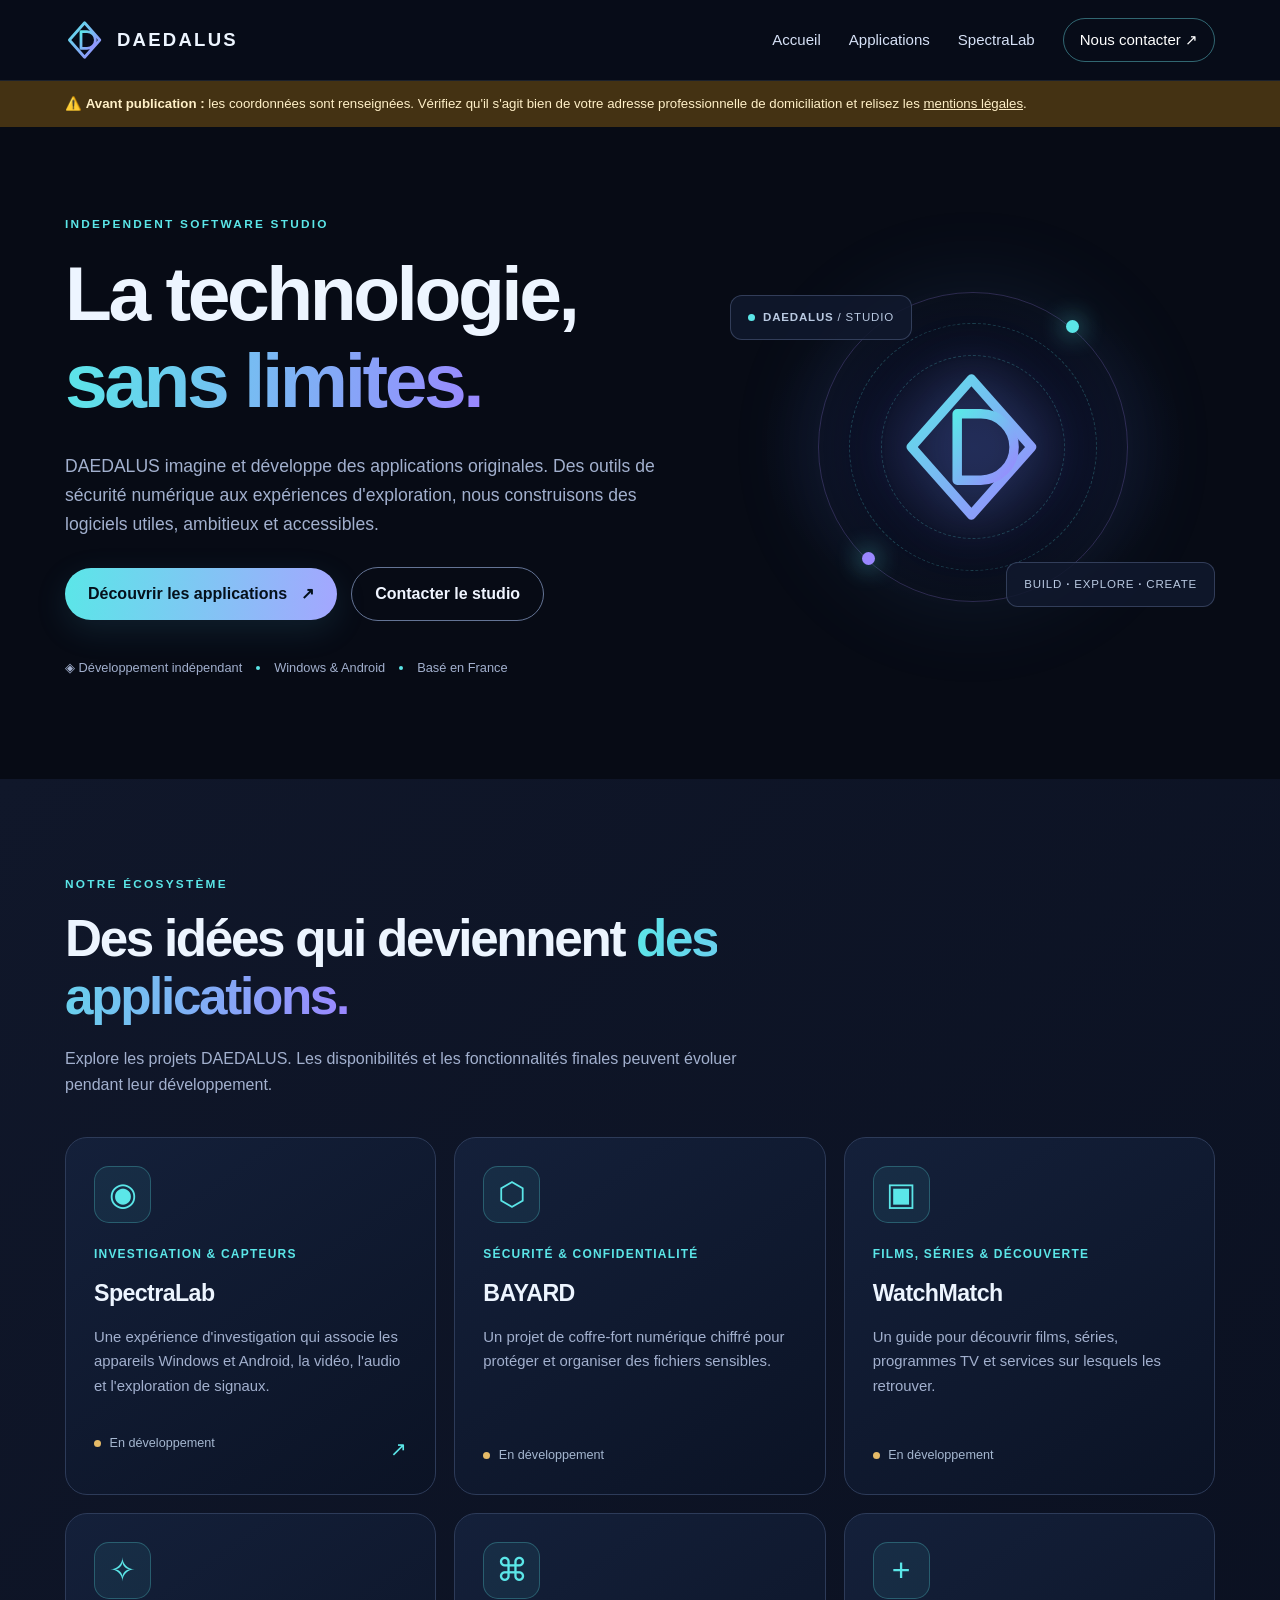
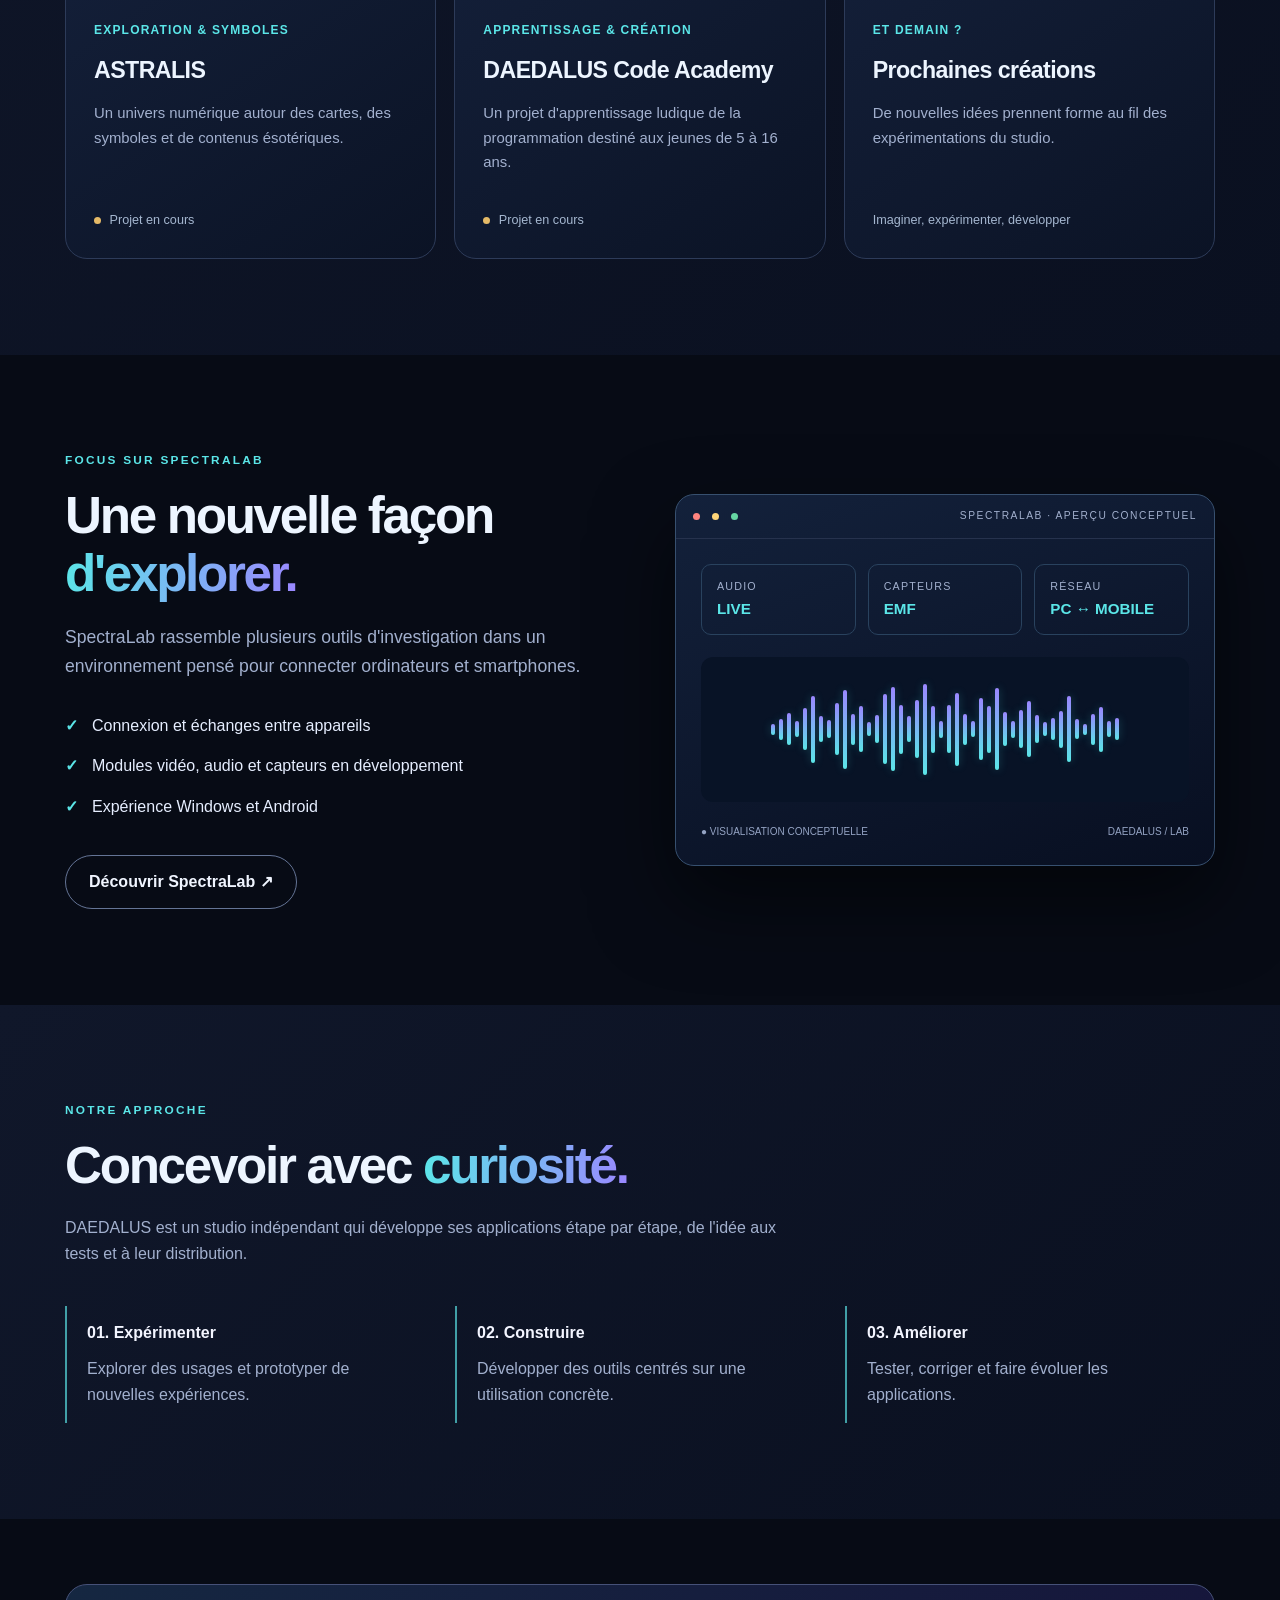
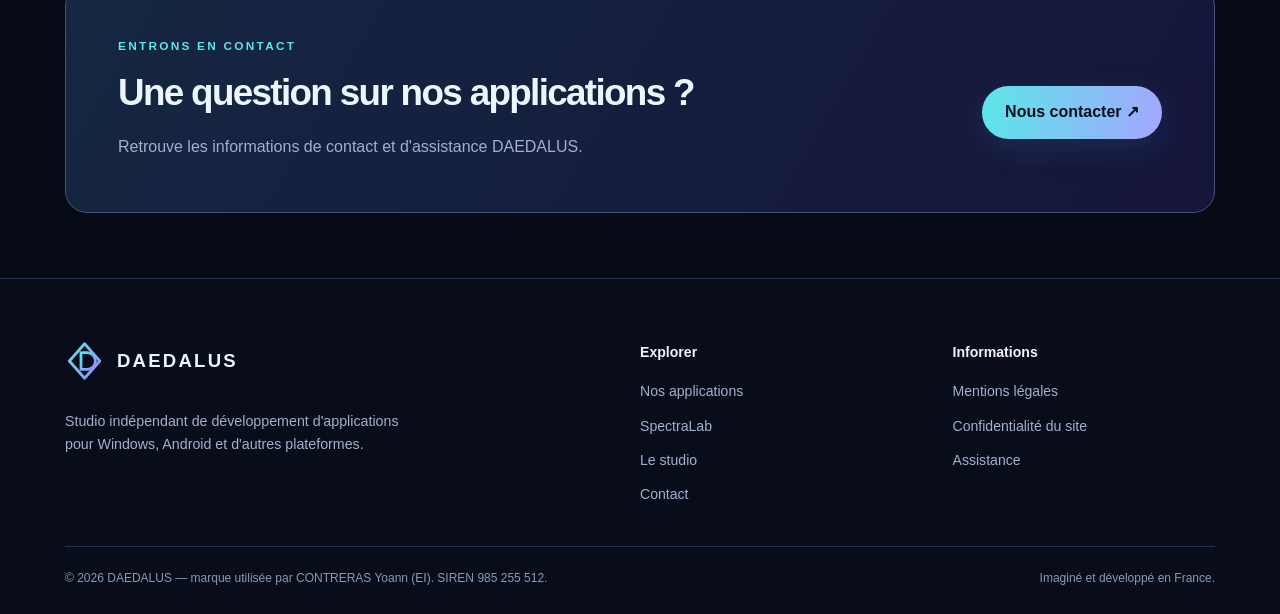
<file: index.html>
<!doctype html>
<html lang="fr">
<head>
  <meta charset="utf-8"><meta name="viewport" content="width=device-width, initial-scale=1">
  <meta name="theme-color" content="#070b15"><meta name="description" content="DAEDALUS développe SpectraLab, BAYARD, WatchMatch, ASTRALIS et Code Academy pour Windows et Android.">
  <meta property="og:type" content="website"><meta property="og:title" content="Studio d’applications indépendant — DAEDALUS"><meta property="og:description" content="DAEDALUS développe SpectraLab, BAYARD, WatchMatch, ASTRALIS et Code Academy pour Windows et Android.">
  <title>Studio d’applications indépendant — DAEDALUS</title>
  <link rel="icon" type="image/svg+xml" href="assets/favicon.svg">
  <link rel="stylesheet" href="assets/styles.css">
  <script src="config.js" defer></script><script src="assets/site.js" defer></script>
</head>
<body>
<a class="skip" href="#main">Aller au contenu</a>
<header><div class="container nav"><a class="logo" href="index.html" aria-label="DAEDALUS, accueil"><svg class="logo-icon" viewBox="0 0 100 100" aria-hidden="true"><defs><linearGradient id="daedalusGradient" x1="0" x2="1" y1="0" y2="1"><stop stop-color="#5be6e8"/><stop offset="1" stop-color="#9a87ff"/></linearGradient></defs><path fill="none" stroke="url(#daedalusGradient)" stroke-width="7" stroke-linejoin="round" d="M49 7 87 50 49 93 11 50Z"/><path fill="none" stroke="url(#daedalusGradient)" stroke-width="7" stroke-linejoin="round" d="M40 29h15a21 21 0 0 1 0 42H40V29Z"/></svg><span>DAEDALUS</span></a><nav class="nav-links" aria-label="Navigation principale"><a href="index.html" aria-current="page" >Accueil</a><a href="index.html#applications" >Applications</a><a href="spectralab.html" >SpectraLab</a><a class="nav-cta" href="contact.html">Nous contacter ↗</a></nav><button class="menu-toggle" type="button" aria-expanded="false" aria-label="Ouvrir le menu" data-menu-button>☰ Menu</button></div><nav class="mobile-nav" data-mobile-menu hidden aria-label="Navigation mobile"><a href="index.html">Accueil</a><a href="index.html#applications">Applications</a><a href="spectralab.html">SpectraLab</a><a href="contact.html">Contact</a></nav></header>
<div class="draft-notice"><div class="container">⚠️ <strong>Avant publication :</strong> les coordonnées sont renseignées. Vérifiez qu'il s'agit bien de votre adresse professionnelle de domiciliation et relisez les <a href="mentions-legales.html">mentions légales</a>.</div></div>
<main id="main">
<div class="container"><section class="hero"><div><div class="eyebrow">Independent software studio</div><h1>La technologie,<br><span class="gradient">sans limites.</span></h1><p class="lead">DAEDALUS imagine et développe des applications originales. Des outils de sécurité numérique aux expériences d'exploration, nous construisons des logiciels utiles, ambitieux et accessibles.</p><div class="actions"><a class="btn" href="#applications">Découvrir les applications <span aria-hidden="true">↗</span></a><a class="btn btn-outline" href="contact.html">Contacter le studio</a></div><div class="trustline"><span>◈ Développement indépendant</span><i></i><span>Windows & Android</span><i></i><span>Basé en France</span></div></div><div class="hero-art"><div class="orbit"><span class="orbit-dot one"></span><span class="orbit-dot two"></span><svg class="hero-logo" viewBox="0 0 100 100" aria-hidden="true"><defs><linearGradient id="bigGradient" x1="0" x2="1" y1="0" y2="1"><stop stop-color="#5be6e8"/><stop offset="1" stop-color="#9a87ff"/></linearGradient></defs><path fill="none" stroke="url(#bigGradient)" stroke-width="6" stroke-linejoin="round" d="M49 7 87 50 49 93 11 50Z"/><path fill="none" stroke="url(#bigGradient)" stroke-width="6" stroke-linejoin="round" d="M40 29h15a21 21 0 0 1 0 42H40V29Z"/></svg></div><div class="code-chip tl"><span class="tiny-dot"></span><b>DAEDALUS</b> / STUDIO</div><div class="code-chip br">BUILD <b>·</b> EXPLORE <b>·</b> CREATE</div></div></section></div>
<section class="section section-soft" id="applications"><div class="container"><div class="section-heading"><div class="eyebrow">Notre écosystème</div><h2>Des idées qui deviennent <span class="gradient">des applications.</span></h2><p>Explore les projets DAEDALUS. Les disponibilités et les fonctionnalités finales peuvent évoluer pendant leur développement.</p></div><div class="cards">
<a class="project" href="spectralab.html"><div class="pict">◉</div><div class="type">Investigation & capteurs</div><h3>SpectraLab</h3><p>Une expérience d'investigation qui associe les appareils Windows et Android, la vidéo, l'audio et l'exploration de signaux.</p><div class="status"><span><i class="status-dot"></i> En développement</span><span class="arrow">↗</span></div></a>
<article class="project"><div class="pict">⬡</div><div class="type">Sécurité & confidentialité</div><h3>BAYARD</h3><p>Un projet de coffre-fort numérique chiffré pour protéger et organiser des fichiers sensibles.</p><div class="status"><span><i class="status-dot"></i> En développement</span></div></article>
<article class="project"><div class="pict">▣</div><div class="type">Films, séries & découverte</div><h3>WatchMatch</h3><p>Un guide pour découvrir films, séries, programmes TV et services sur lesquels les retrouver.</p><div class="status"><span><i class="status-dot"></i> En développement</span></div></article>
<article class="project"><div class="pict">✧</div><div class="type">Exploration & symboles</div><h3>ASTRALIS</h3><p>Un univers numérique autour des cartes, des symboles et de contenus ésotériques.</p><div class="status"><span><i class="status-dot"></i> Projet en cours</span></div></article>
<article class="project"><div class="pict">⌘</div><div class="type">Apprentissage & création</div><h3>DAEDALUS Code Academy</h3><p>Un projet d'apprentissage ludique de la programmation destiné aux jeunes de 5 à 16 ans.</p><div class="status"><span><i class="status-dot"></i> Projet en cours</span></div></article>
<article class="project" style="justify-content:center"><div class="pict">+</div><div class="type">Et demain ?</div><h3>Prochaines créations</h3><p>De nouvelles idées prennent forme au fil des expérimentations du studio.</p><div class="status"><span>Imaginer, expérimenter, développer</span></div></article>
</div></div></section>
<section class="section" id="studio"><div class="container split"><div><div class="eyebrow">Focus sur SpectraLab</div><h2>Une nouvelle façon <span class="gradient">d'explorer.</span></h2><p class="lead">SpectraLab rassemble plusieurs outils d'investigation dans un environnement pensé pour connecter ordinateurs et smartphones.</p><ul class="feature-list"><li><span class="check">✓</span> Connexion et échanges entre appareils</li><li><span class="check">✓</span> Modules vidéo, audio et capteurs en développement</li><li><span class="check">✓</span> Expérience Windows et Android</li></ul><div class="actions"><a class="btn btn-outline" href="spectralab.html">Découvrir SpectraLab ↗</a></div></div><div class="preview" role="img" aria-label="Illustration conceptuelle d'un tableau de bord SpectraLab ; ce n'est pas une capture d'écran de l'application"><div class="preview-top"><span class="window-dot"></span><span class="window-dot"></span><span class="window-dot"></span><span class="preview-name">SPECTRALAB · APERÇU CONCEPTUEL</span></div><div class="preview-inner"><div class="preview-row"><div class="kpi"><small>AUDIO</small><b>LIVE</b></div><div class="kpi"><small>CAPTEURS</small><b>EMF</b></div><div class="kpi"><small>RÉSEAU</small><b>PC ↔ MOBILE</b></div></div><div class="wave"><span style="--h:11px"></span><span style="--h:21px"></span><span style="--h:32px"></span><span style="--h:16px"></span><span style="--h:42px"></span><span style="--h:67px"></span><span style="--h:26px"></span><span style="--h:18px"></span><span style="--h:52px"></span><span style="--h:79px"></span><span style="--h:31px"></span><span style="--h:46px"></span><span style="--h:14px"></span><span style="--h:28px"></span><span style="--h:70px"></span><span style="--h:84px"></span><span style="--h:49px"></span><span style="--h:26px"></span><span style="--h:58px"></span><span style="--h:91px"></span><span style="--h:47px"></span><span style="--h:17px"></span><span style="--h:48px"></span><span style="--h:73px"></span><span style="--h:31px"></span><span style="--h:16px"></span><span style="--h:62px"></span><span style="--h:47px"></span><span style="--h:82px"></span><span style="--h:34px"></span><span style="--h:17px"></span><span style="--h:38px"></span><span style="--h:56px"></span><span style="--h:28px"></span><span style="--h:14px"></span><span style="--h:22px"></span><span style="--h:37px"></span><span style="--h:66px"></span><span style="--h:20px"></span><span style="--h:11px"></span><span style="--h:31px"></span><span style="--h:45px"></span><span style="--h:16px"></span><span style="--h:22px"></span></div><div class="preview-row" style="color:#94a3c3;font-size:10px"><span>● VISUALISATION CONCEPTUELLE</span><span>DAEDALUS / LAB</span></div></div></div></div></section>
<section class="section section-soft"><div class="container"><div class="section-heading"><div class="eyebrow">Notre approche</div><h2>Concevoir avec <span class="gradient">curiosité.</span></h2><p>DAEDALUS est un studio indépendant qui développe ses applications étape par étape, de l'idée aux tests et à leur distribution.</p></div><div class="values"><div class="value"><b>01. Expérimenter</b><p>Explorer des usages et prototyper de nouvelles expériences.</p></div><div class="value"><b>02. Construire</b><p>Développer des outils centrés sur une utilisation concrète.</p></div><div class="value"><b>03. Améliorer</b><p>Tester, corriger et faire évoluer les applications.</p></div></div></div></section>
<div class="container"><section class="cta"><div><div class="eyebrow">Entrons en contact</div><h2>Une question sur nos applications ?</h2><p>Retrouve les informations de contact et d'assistance DAEDALUS.</p></div><div class="actions"><a class="btn" href="contact.html">Nous contacter ↗</a></div></section></div></main>
<footer><div class="container"><div class="footer-grid"><div><a class="logo" href="index.html"><svg class="logo-icon" viewBox="0 0 100 100" aria-hidden="true"><defs><linearGradient id="daedalusGradient" x1="0" x2="1" y1="0" y2="1"><stop stop-color="#5be6e8"/><stop offset="1" stop-color="#9a87ff"/></linearGradient></defs><path fill="none" stroke="url(#daedalusGradient)" stroke-width="7" stroke-linejoin="round" d="M49 7 87 50 49 93 11 50Z"/><path fill="none" stroke="url(#daedalusGradient)" stroke-width="7" stroke-linejoin="round" d="M40 29h15a21 21 0 0 1 0 42H40V29Z"/></svg><span>DAEDALUS</span></a><p>Studio indépendant de développement d'applications pour Windows, Android et d'autres plateformes.</p></div><div class="footer-col"><b>Explorer</b><a href="index.html#applications">Nos applications</a><a href="spectralab.html">SpectraLab</a><a href="index.html#studio">Le studio</a><a href="contact.html">Contact</a></div><div class="footer-col"><b>Informations</b><a href="mentions-legales.html">Mentions légales</a><a href="confidentialite.html">Confidentialité du site</a><a href="contact.html">Assistance</a></div></div><div class="footer-bottom"><span>© <span data-year>2026</span> DAEDALUS — marque utilisée par <span data-config="legalName">CONTRERAS Yoann</span> (EI). SIREN <span data-config="siren">985 255 512</span>.</span><span>Imaginé et développé en France.</span></div></div></footer>
</body></html>
</file>
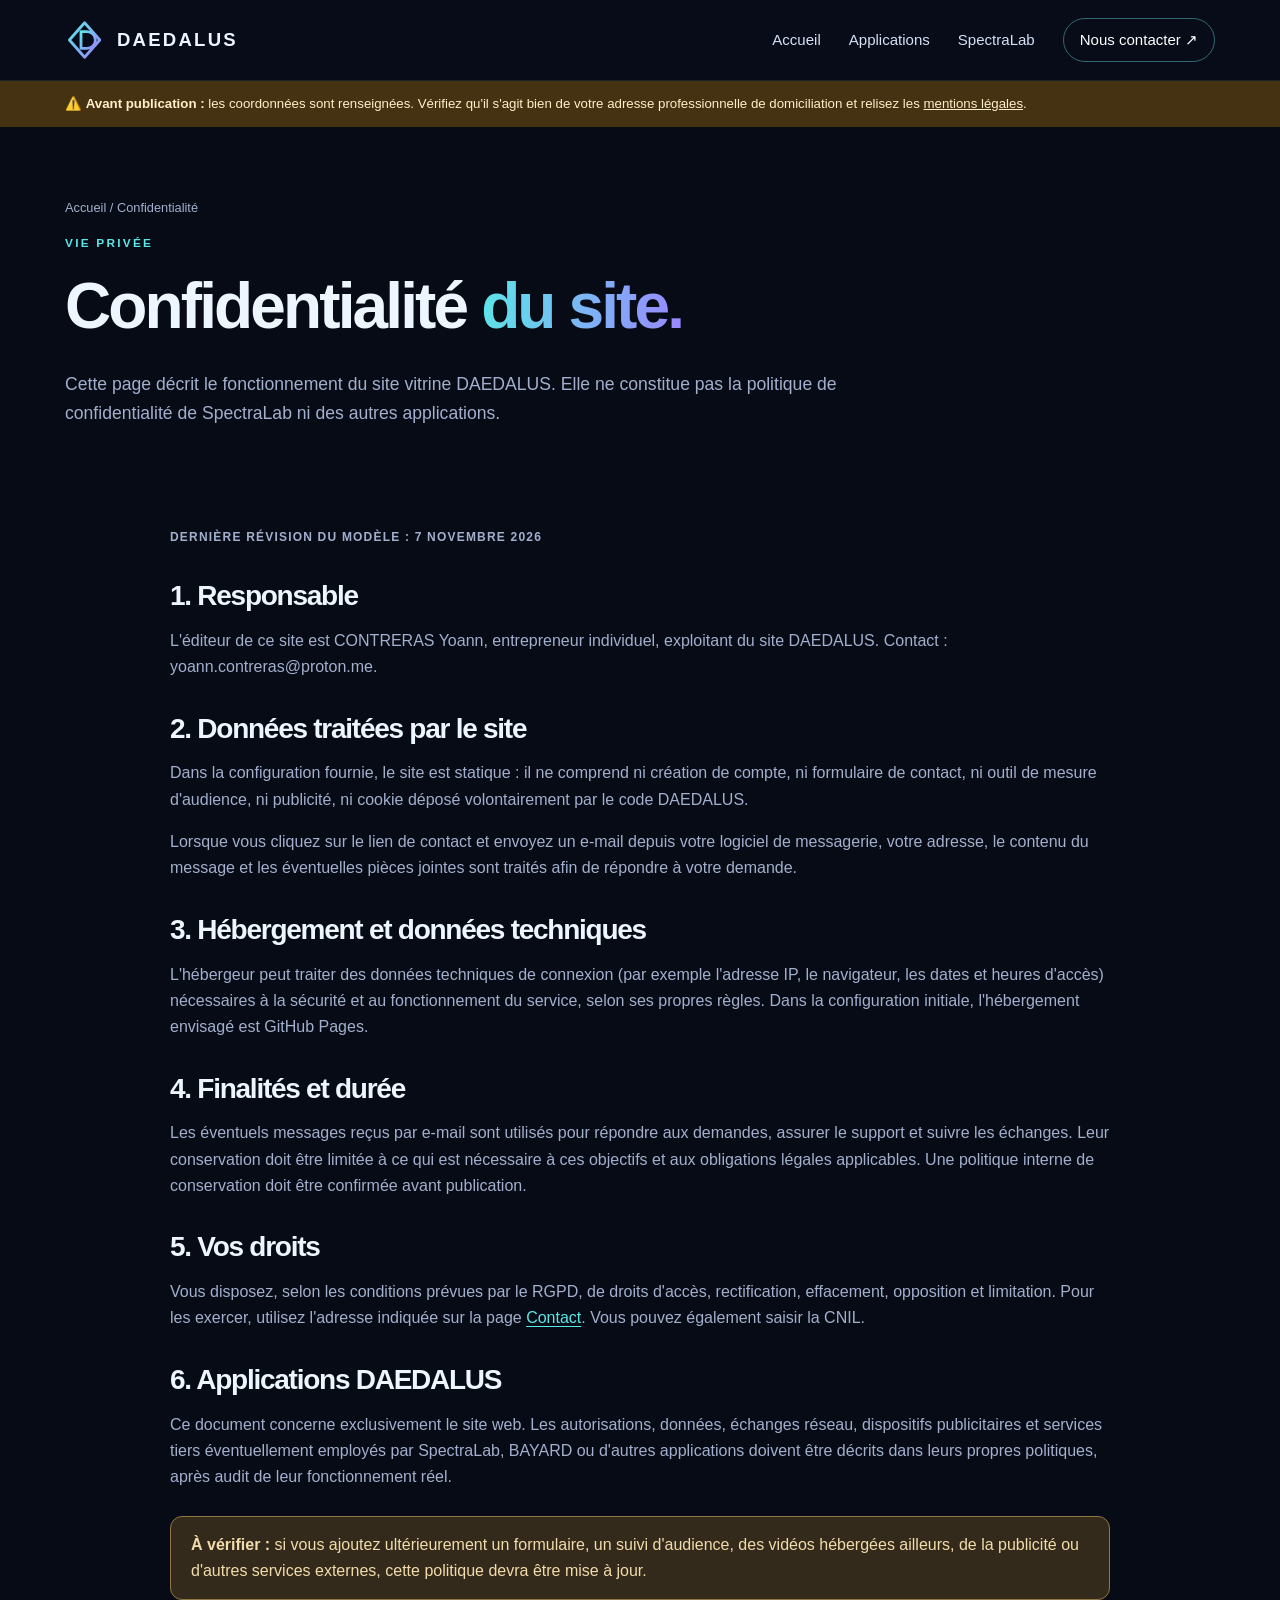
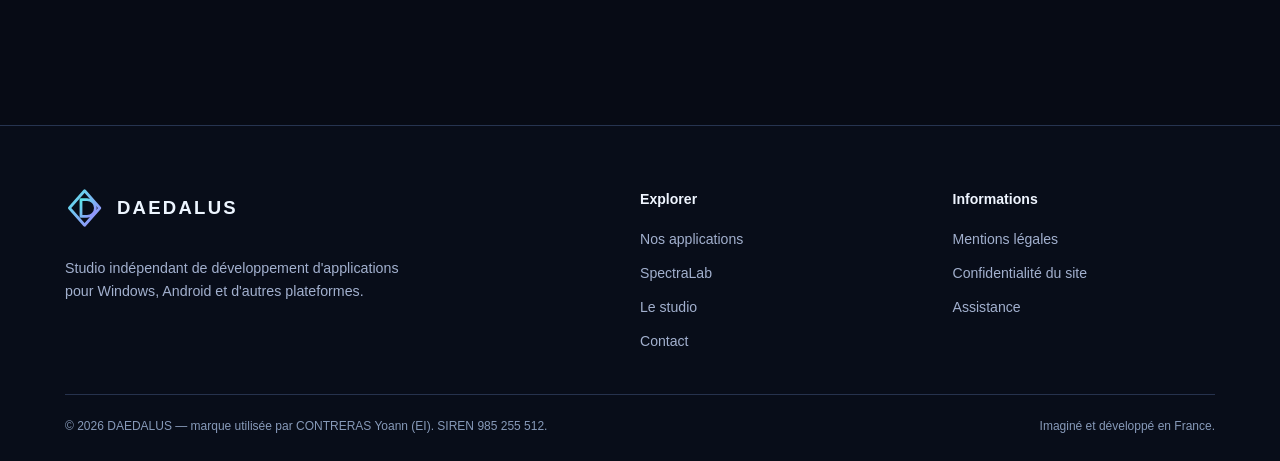
<file: confidentialite.html>
<!doctype html>
<html lang="fr">
<head>
  <meta charset="utf-8"><meta name="viewport" content="width=device-width, initial-scale=1">
  <meta name="theme-color" content="#070b15"><meta name="description" content="Politique de confidentialité du site vitrine DAEDALUS : données, contact et hébergement.">
  <meta property="og:type" content="website"><meta property="og:title" content="Confidentialité du site — DAEDALUS"><meta property="og:description" content="Politique de confidentialité du site vitrine DAEDALUS : données, contact et hébergement.">
  <title>Confidentialité du site — DAEDALUS</title>
  <link rel="icon" type="image/svg+xml" href="assets/favicon.svg">
  <link rel="stylesheet" href="assets/styles.css">
  <script src="config.js" defer></script><script src="assets/site.js" defer></script>
</head>
<body>
<a class="skip" href="#main">Aller au contenu</a>
<header><div class="container nav"><a class="logo" href="index.html" aria-label="DAEDALUS, accueil"><svg class="logo-icon" viewBox="0 0 100 100" aria-hidden="true"><defs><linearGradient id="daedalusGradient" x1="0" x2="1" y1="0" y2="1"><stop stop-color="#5be6e8"/><stop offset="1" stop-color="#9a87ff"/></linearGradient></defs><path fill="none" stroke="url(#daedalusGradient)" stroke-width="7" stroke-linejoin="round" d="M49 7 87 50 49 93 11 50Z"/><path fill="none" stroke="url(#daedalusGradient)" stroke-width="7" stroke-linejoin="round" d="M40 29h15a21 21 0 0 1 0 42H40V29Z"/></svg><span>DAEDALUS</span></a><nav class="nav-links" aria-label="Navigation principale"><a href="index.html" >Accueil</a><a href="index.html#applications" >Applications</a><a href="spectralab.html" >SpectraLab</a><a class="nav-cta" href="contact.html">Nous contacter ↗</a></nav><button class="menu-toggle" type="button" aria-expanded="false" aria-label="Ouvrir le menu" data-menu-button>☰ Menu</button></div><nav class="mobile-nav" data-mobile-menu hidden aria-label="Navigation mobile"><a href="index.html">Accueil</a><a href="index.html#applications">Applications</a><a href="spectralab.html">SpectraLab</a><a href="contact.html">Contact</a></nav></header>
<div class="draft-notice"><div class="container">⚠️ <strong>Avant publication :</strong> les coordonnées sont renseignées. Vérifiez qu'il s'agit bien de votre adresse professionnelle de domiciliation et relisez les <a href="mentions-legales.html">mentions légales</a>.</div></div>
<main id="main">
<div class="container"><section class="sub-hero"><div class="breadcrumb"><a href="index.html">Accueil</a> / Confidentialité</div><div class="eyebrow">Vie privée</div><h1>Confidentialité <span class="gradient">du site.</span></h1><p class="lead">Cette page décrit le fonctionnement du site vitrine DAEDALUS. Elle ne constitue pas la politique de confidentialité de SpectraLab ni des autres applications.</p></section><article class="article"><p class="mini-tag">Dernière révision du modèle : 7 novembre 2026</p><h2>1. Responsable</h2><p>L'éditeur de ce site est <span data-config="legalName">CONTRERAS Yoann</span>, entrepreneur individuel, exploitant du site DAEDALUS. Contact : <span data-config="contactEmail"></span>.</p>
<h2>2. Données traitées par le site</h2><p>Dans la configuration fournie, le site est statique : il ne comprend ni création de compte, ni formulaire de contact, ni outil de mesure d'audience, ni publicité, ni cookie déposé volontairement par le code DAEDALUS.</p><p>Lorsque vous cliquez sur le lien de contact et envoyez un e-mail depuis votre logiciel de messagerie, votre adresse, le contenu du message et les éventuelles pièces jointes sont traités afin de répondre à votre demande.</p>
<h2>3. Hébergement et données techniques</h2><p>L'hébergeur peut traiter des données techniques de connexion (par exemple l'adresse IP, le navigateur, les dates et heures d'accès) nécessaires à la sécurité et au fonctionnement du service, selon ses propres règles. Dans la configuration initiale, l'hébergement envisagé est GitHub Pages.</p>
<h2>4. Finalités et durée</h2><p>Les éventuels messages reçus par e-mail sont utilisés pour répondre aux demandes, assurer le support et suivre les échanges. Leur conservation doit être limitée à ce qui est nécessaire à ces objectifs et aux obligations légales applicables. Une politique interne de conservation doit être confirmée avant publication.</p>
<h2>5. Vos droits</h2><p>Vous disposez, selon les conditions prévues par le RGPD, de droits d'accès, rectification, effacement, opposition et limitation. Pour les exercer, utilisez l'adresse indiquée sur la page <a class="anchor" href="contact.html">Contact</a>. Vous pouvez également saisir la CNIL.</p>
<h2>6. Applications DAEDALUS</h2><p>Ce document concerne exclusivement le site web. Les autorisations, données, échanges réseau, dispositifs publicitaires et services tiers éventuellement employés par SpectraLab, BAYARD ou d'autres applications doivent être décrits dans leurs propres politiques, après audit de leur fonctionnement réel.</p>
<div class="notice"><strong>À vérifier :</strong> si vous ajoutez ultérieurement un formulaire, un suivi d'audience, des vidéos hébergées ailleurs, de la publicité ou d'autres services externes, cette politique devra être mise à jour.</div></article></div></main>
<footer><div class="container"><div class="footer-grid"><div><a class="logo" href="index.html"><svg class="logo-icon" viewBox="0 0 100 100" aria-hidden="true"><defs><linearGradient id="daedalusGradient" x1="0" x2="1" y1="0" y2="1"><stop stop-color="#5be6e8"/><stop offset="1" stop-color="#9a87ff"/></linearGradient></defs><path fill="none" stroke="url(#daedalusGradient)" stroke-width="7" stroke-linejoin="round" d="M49 7 87 50 49 93 11 50Z"/><path fill="none" stroke="url(#daedalusGradient)" stroke-width="7" stroke-linejoin="round" d="M40 29h15a21 21 0 0 1 0 42H40V29Z"/></svg><span>DAEDALUS</span></a><p>Studio indépendant de développement d'applications pour Windows, Android et d'autres plateformes.</p></div><div class="footer-col"><b>Explorer</b><a href="index.html#applications">Nos applications</a><a href="spectralab.html">SpectraLab</a><a href="index.html#studio">Le studio</a><a href="contact.html">Contact</a></div><div class="footer-col"><b>Informations</b><a href="mentions-legales.html">Mentions légales</a><a href="confidentialite.html">Confidentialité du site</a><a href="contact.html">Assistance</a></div></div><div class="footer-bottom"><span>© <span data-year>2026</span> DAEDALUS — marque utilisée par <span data-config="legalName">CONTRERAS Yoann</span> (EI). SIREN <span data-config="siren">985 255 512</span>.</span><span>Imaginé et développé en France.</span></div></div></footer>
</body></html>
</file>
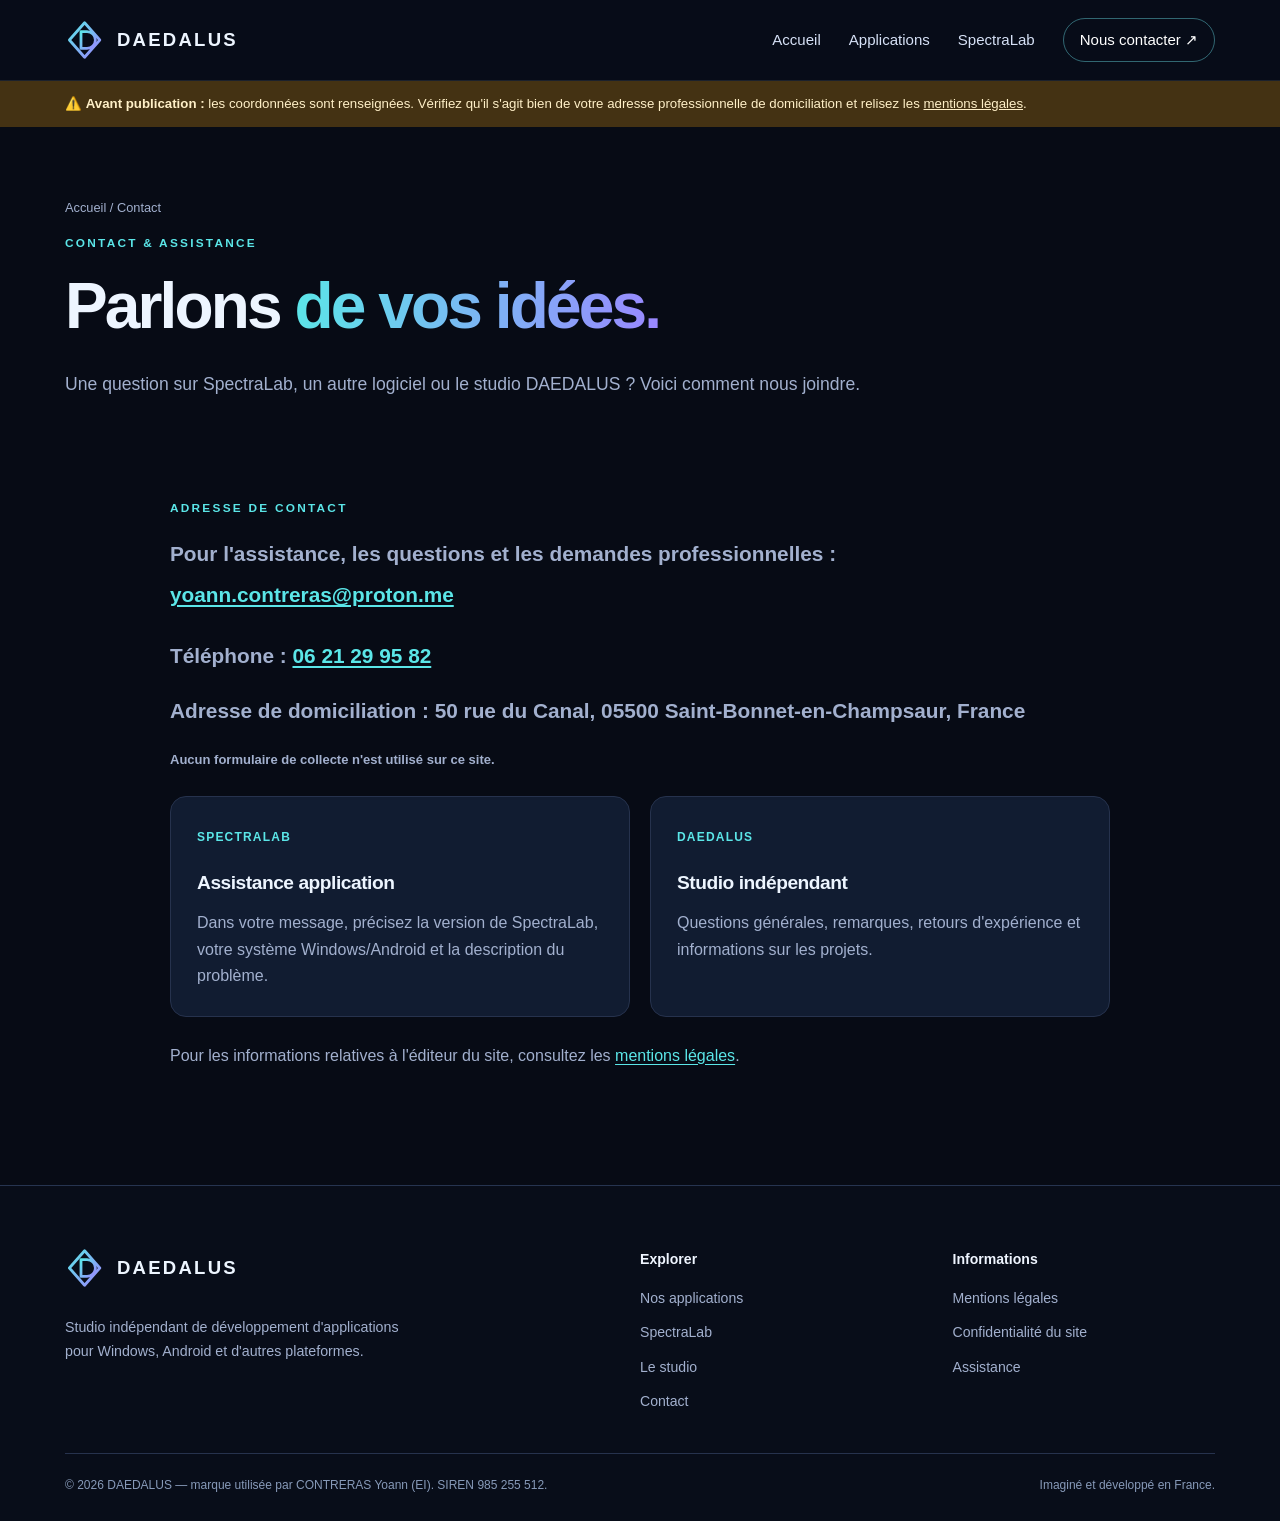
<file: contact.html>
<!doctype html>
<html lang="fr">
<head>
  <meta charset="utf-8"><meta name="viewport" content="width=device-width, initial-scale=1">
  <meta name="theme-color" content="#070b15"><meta name="description" content="Contacter DAEDALUS pour une question ou une demande d’assistance concernant SpectraLab et nos autres applications.">
  <meta property="og:type" content="website"><meta property="og:title" content="Contact et assistance — DAEDALUS"><meta property="og:description" content="Contacter DAEDALUS pour une question ou une demande d’assistance concernant SpectraLab et nos autres applications.">
  <title>Contact et assistance — DAEDALUS</title>
  <link rel="icon" type="image/svg+xml" href="assets/favicon.svg">
  <link rel="stylesheet" href="assets/styles.css">
  <script src="config.js" defer></script><script src="assets/site.js" defer></script>
</head>
<body>
<a class="skip" href="#main">Aller au contenu</a>
<header><div class="container nav"><a class="logo" href="index.html" aria-label="DAEDALUS, accueil"><svg class="logo-icon" viewBox="0 0 100 100" aria-hidden="true"><defs><linearGradient id="daedalusGradient" x1="0" x2="1" y1="0" y2="1"><stop stop-color="#5be6e8"/><stop offset="1" stop-color="#9a87ff"/></linearGradient></defs><path fill="none" stroke="url(#daedalusGradient)" stroke-width="7" stroke-linejoin="round" d="M49 7 87 50 49 93 11 50Z"/><path fill="none" stroke="url(#daedalusGradient)" stroke-width="7" stroke-linejoin="round" d="M40 29h15a21 21 0 0 1 0 42H40V29Z"/></svg><span>DAEDALUS</span></a><nav class="nav-links" aria-label="Navigation principale"><a href="index.html" >Accueil</a><a href="index.html#applications" >Applications</a><a href="spectralab.html" >SpectraLab</a><a class="nav-cta" href="contact.html" aria-current="page">Nous contacter ↗</a></nav><button class="menu-toggle" type="button" aria-expanded="false" aria-label="Ouvrir le menu" data-menu-button>☰ Menu</button></div><nav class="mobile-nav" data-mobile-menu hidden aria-label="Navigation mobile"><a href="index.html">Accueil</a><a href="index.html#applications">Applications</a><a href="spectralab.html">SpectraLab</a><a href="contact.html">Contact</a></nav></header>
<div class="draft-notice"><div class="container">⚠️ <strong>Avant publication :</strong> les coordonnées sont renseignées. Vérifiez qu'il s'agit bien de votre adresse professionnelle de domiciliation et relisez les <a href="mentions-legales.html">mentions légales</a>.</div></div>
<main id="main">
<div class="container"><section class="sub-hero"><div class="breadcrumb"><a href="index.html">Accueil</a> / Contact</div><div class="eyebrow">Contact & assistance</div><h1>Parlons <span class="gradient">de vos idées.</span></h1><p class="lead">Une question sur SpectraLab, un autre logiciel ou le studio DAEDALUS ? Voici comment nous joindre.</p></section><div class="article"><div class="contact-large"><div class="eyebrow">Adresse de contact</div><p style="margin:18px 0 7px;color:var(--muted)">Pour l'assistance, les questions et les demandes professionnelles :</p><a class="contact-link" data-email-link aria-disabled="true">Adresse e-mail à renseigner</a><div class="contact-extra"><p><strong>Téléphone :</strong> <a data-phone-link href="tel:+33621299582"><span data-config="phone">06 21 29 95 82</span></a></p><p><strong>Adresse de domiciliation :</strong> <span data-config="address">50 rue du Canal, 05500 Saint-Bonnet-en-Champsaur, France</span></p></div><p style="margin-top:18px;font-size:13px;color:var(--muted)">Aucun formulaire de collecte n'est utilisé sur ce site.</p></div><div class="simple-grid"><div class="info-card"><span class="mini-tag">SpectraLab</span><h3 style="margin-top:17px">Assistance application</h3><p>Dans votre message, précisez la version de SpectraLab, votre système Windows/Android et la description du problème.</p></div><div class="info-card"><span class="mini-tag">DAEDALUS</span><h3 style="margin-top:17px">Studio indépendant</h3><p>Questions générales, remarques, retours d'expérience et informations sur les projets.</p></div></div><p>Pour les informations relatives à l'éditeur du site, consultez les <a class="anchor" href="mentions-legales.html">mentions légales</a>.</p></div></div></main>
<footer><div class="container"><div class="footer-grid"><div><a class="logo" href="index.html"><svg class="logo-icon" viewBox="0 0 100 100" aria-hidden="true"><defs><linearGradient id="daedalusGradient" x1="0" x2="1" y1="0" y2="1"><stop stop-color="#5be6e8"/><stop offset="1" stop-color="#9a87ff"/></linearGradient></defs><path fill="none" stroke="url(#daedalusGradient)" stroke-width="7" stroke-linejoin="round" d="M49 7 87 50 49 93 11 50Z"/><path fill="none" stroke="url(#daedalusGradient)" stroke-width="7" stroke-linejoin="round" d="M40 29h15a21 21 0 0 1 0 42H40V29Z"/></svg><span>DAEDALUS</span></a><p>Studio indépendant de développement d'applications pour Windows, Android et d'autres plateformes.</p></div><div class="footer-col"><b>Explorer</b><a href="index.html#applications">Nos applications</a><a href="spectralab.html">SpectraLab</a><a href="index.html#studio">Le studio</a><a href="contact.html">Contact</a></div><div class="footer-col"><b>Informations</b><a href="mentions-legales.html">Mentions légales</a><a href="confidentialite.html">Confidentialité du site</a><a href="contact.html">Assistance</a></div></div><div class="footer-bottom"><span>© <span data-year>2026</span> DAEDALUS — marque utilisée par <span data-config="legalName">CONTRERAS Yoann</span> (EI). SIREN <span data-config="siren">985 255 512</span>.</span><span>Imaginé et développé en France.</span></div></div></footer>
</body></html>
</file>
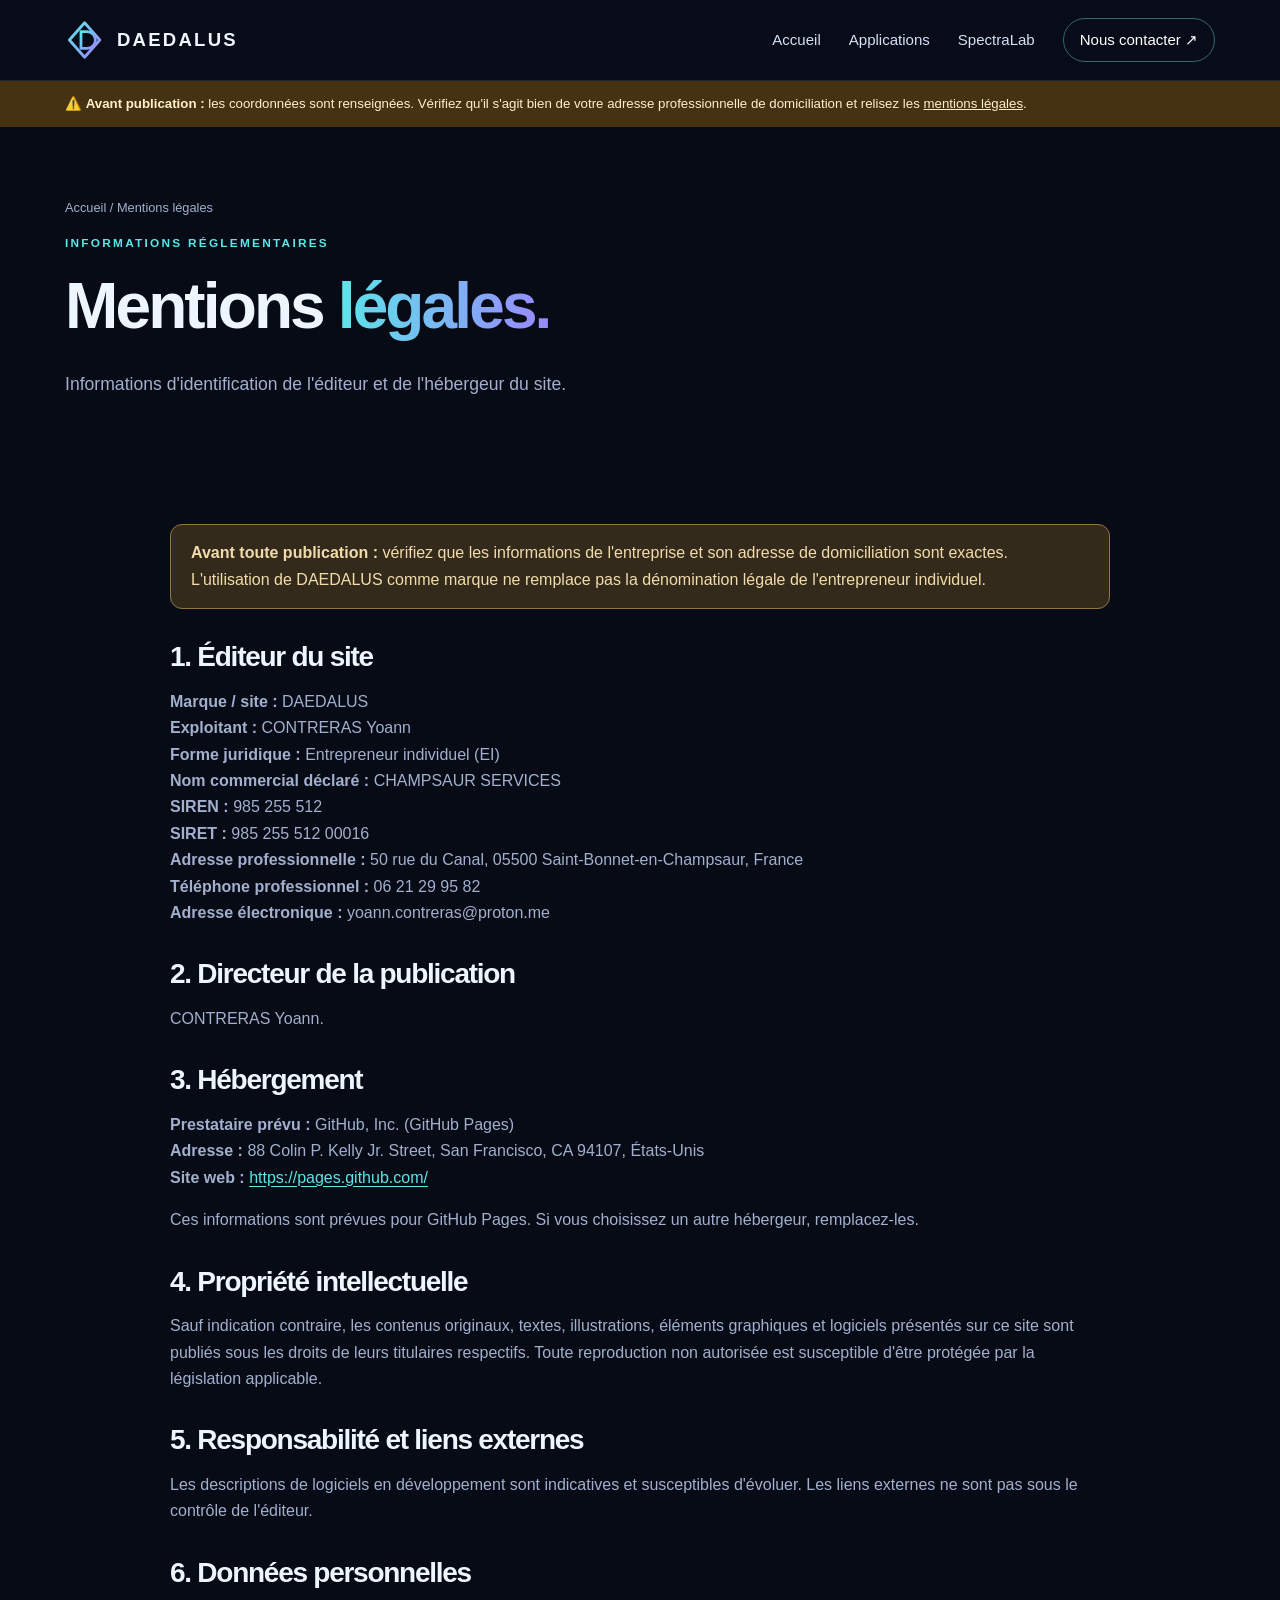
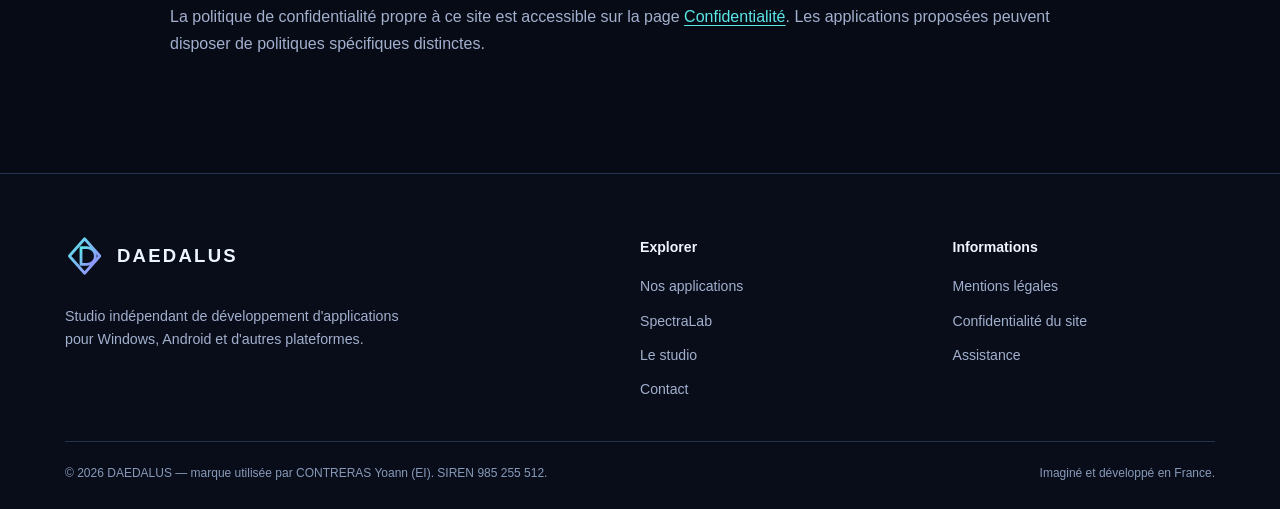
<file: mentions-legales.html>
<!doctype html>
<html lang="fr">
<head>
  <meta charset="utf-8"><meta name="viewport" content="width=device-width, initial-scale=1">
  <meta name="theme-color" content="#070b15"><meta name="description" content="Mentions légales et informations relatives à l’éditeur du site DAEDALUS.">
  <meta property="og:type" content="website"><meta property="og:title" content="Mentions légales — DAEDALUS"><meta property="og:description" content="Mentions légales et informations relatives à l’éditeur du site DAEDALUS.">
  <title>Mentions légales — DAEDALUS</title>
  <link rel="icon" type="image/svg+xml" href="assets/favicon.svg">
  <link rel="stylesheet" href="assets/styles.css">
  <script src="config.js" defer></script><script src="assets/site.js" defer></script>
</head>
<body>
<a class="skip" href="#main">Aller au contenu</a>
<header><div class="container nav"><a class="logo" href="index.html" aria-label="DAEDALUS, accueil"><svg class="logo-icon" viewBox="0 0 100 100" aria-hidden="true"><defs><linearGradient id="daedalusGradient" x1="0" x2="1" y1="0" y2="1"><stop stop-color="#5be6e8"/><stop offset="1" stop-color="#9a87ff"/></linearGradient></defs><path fill="none" stroke="url(#daedalusGradient)" stroke-width="7" stroke-linejoin="round" d="M49 7 87 50 49 93 11 50Z"/><path fill="none" stroke="url(#daedalusGradient)" stroke-width="7" stroke-linejoin="round" d="M40 29h15a21 21 0 0 1 0 42H40V29Z"/></svg><span>DAEDALUS</span></a><nav class="nav-links" aria-label="Navigation principale"><a href="index.html" >Accueil</a><a href="index.html#applications" >Applications</a><a href="spectralab.html" >SpectraLab</a><a class="nav-cta" href="contact.html">Nous contacter ↗</a></nav><button class="menu-toggle" type="button" aria-expanded="false" aria-label="Ouvrir le menu" data-menu-button>☰ Menu</button></div><nav class="mobile-nav" data-mobile-menu hidden aria-label="Navigation mobile"><a href="index.html">Accueil</a><a href="index.html#applications">Applications</a><a href="spectralab.html">SpectraLab</a><a href="contact.html">Contact</a></nav></header>
<div class="draft-notice"><div class="container">⚠️ <strong>Avant publication :</strong> les coordonnées sont renseignées. Vérifiez qu'il s'agit bien de votre adresse professionnelle de domiciliation et relisez les <a href="mentions-legales.html">mentions légales</a>.</div></div>
<main id="main">
<div class="container"><section class="sub-hero"><div class="breadcrumb"><a href="index.html">Accueil</a> / Mentions légales</div><div class="eyebrow">Informations réglementaires</div><h1>Mentions <span class="gradient">légales.</span></h1><p class="lead">Informations d'identification de l'éditeur et de l'hébergeur du site.</p></section><article class="article"><div class="notice"><strong>Avant toute publication :</strong> vérifiez que les informations de l'entreprise et son adresse de domiciliation sont exactes. L'utilisation de DAEDALUS comme marque ne remplace pas la dénomination légale de l'entrepreneur individuel.</div>
<h2>1. Éditeur du site</h2><p><strong>Marque / site :</strong> DAEDALUS<br><strong>Exploitant :</strong> <span data-config="legalName">CONTRERAS Yoann</span><br><strong>Forme juridique :</strong> <span data-config="legalForm">Entrepreneur individuel (EI)</span><br><strong>Nom commercial déclaré :</strong> <span data-config="tradeName">CHAMPSAUR SERVICES</span><br><strong>SIREN :</strong> <span data-config="siren">985 255 512</span><br><strong>SIRET :</strong> <span data-config="siret">985 255 512 00016</span><br><strong>Adresse professionnelle :</strong> <span data-config="address"></span><br><strong>Téléphone professionnel :</strong> <span data-config="phone"></span><br><strong>Adresse électronique :</strong> <span data-config="contactEmail"></span></p>
<h2>2. Directeur de la publication</h2><p><span data-config="publisherName">CONTRERAS Yoann</span>.</p>
<h2>3. Hébergement</h2><p><strong>Prestataire prévu :</strong> <span data-config="hostName">GitHub, Inc. (GitHub Pages)</span><br><strong>Adresse :</strong> <span data-config="hostAddress"></span><br><strong>Site web :</strong> <a class="anchor" href="https://pages.github.com/" rel="noopener noreferrer" target="_blank">https://pages.github.com/</a></p><p>Ces informations sont prévues pour GitHub Pages. Si vous choisissez un autre hébergeur, remplacez-les.</p>
<h2>4. Propriété intellectuelle</h2><p>Sauf indication contraire, les contenus originaux, textes, illustrations, éléments graphiques et logiciels présentés sur ce site sont publiés sous les droits de leurs titulaires respectifs. Toute reproduction non autorisée est susceptible d'être protégée par la législation applicable.</p>
<h2>5. Responsabilité et liens externes</h2><p>Les descriptions de logiciels en développement sont indicatives et susceptibles d'évoluer. Les liens externes ne sont pas sous le contrôle de l'éditeur.</p>
<h2>6. Données personnelles</h2><p>La politique de confidentialité propre à ce site est accessible sur la page <a class="anchor" href="confidentialite.html">Confidentialité</a>. Les applications proposées peuvent disposer de politiques spécifiques distinctes.</p></article></div></main>
<footer><div class="container"><div class="footer-grid"><div><a class="logo" href="index.html"><svg class="logo-icon" viewBox="0 0 100 100" aria-hidden="true"><defs><linearGradient id="daedalusGradient" x1="0" x2="1" y1="0" y2="1"><stop stop-color="#5be6e8"/><stop offset="1" stop-color="#9a87ff"/></linearGradient></defs><path fill="none" stroke="url(#daedalusGradient)" stroke-width="7" stroke-linejoin="round" d="M49 7 87 50 49 93 11 50Z"/><path fill="none" stroke="url(#daedalusGradient)" stroke-width="7" stroke-linejoin="round" d="M40 29h15a21 21 0 0 1 0 42H40V29Z"/></svg><span>DAEDALUS</span></a><p>Studio indépendant de développement d'applications pour Windows, Android et d'autres plateformes.</p></div><div class="footer-col"><b>Explorer</b><a href="index.html#applications">Nos applications</a><a href="spectralab.html">SpectraLab</a><a href="index.html#studio">Le studio</a><a href="contact.html">Contact</a></div><div class="footer-col"><b>Informations</b><a href="mentions-legales.html">Mentions légales</a><a href="confidentialite.html">Confidentialité du site</a><a href="contact.html">Assistance</a></div></div><div class="footer-bottom"><span>© <span data-year>2026</span> DAEDALUS — marque utilisée par <span data-config="legalName">CONTRERAS Yoann</span> (EI). SIREN <span data-config="siren">985 255 512</span>.</span><span>Imaginé et développé en France.</span></div></div></footer>
</body></html>
</file>
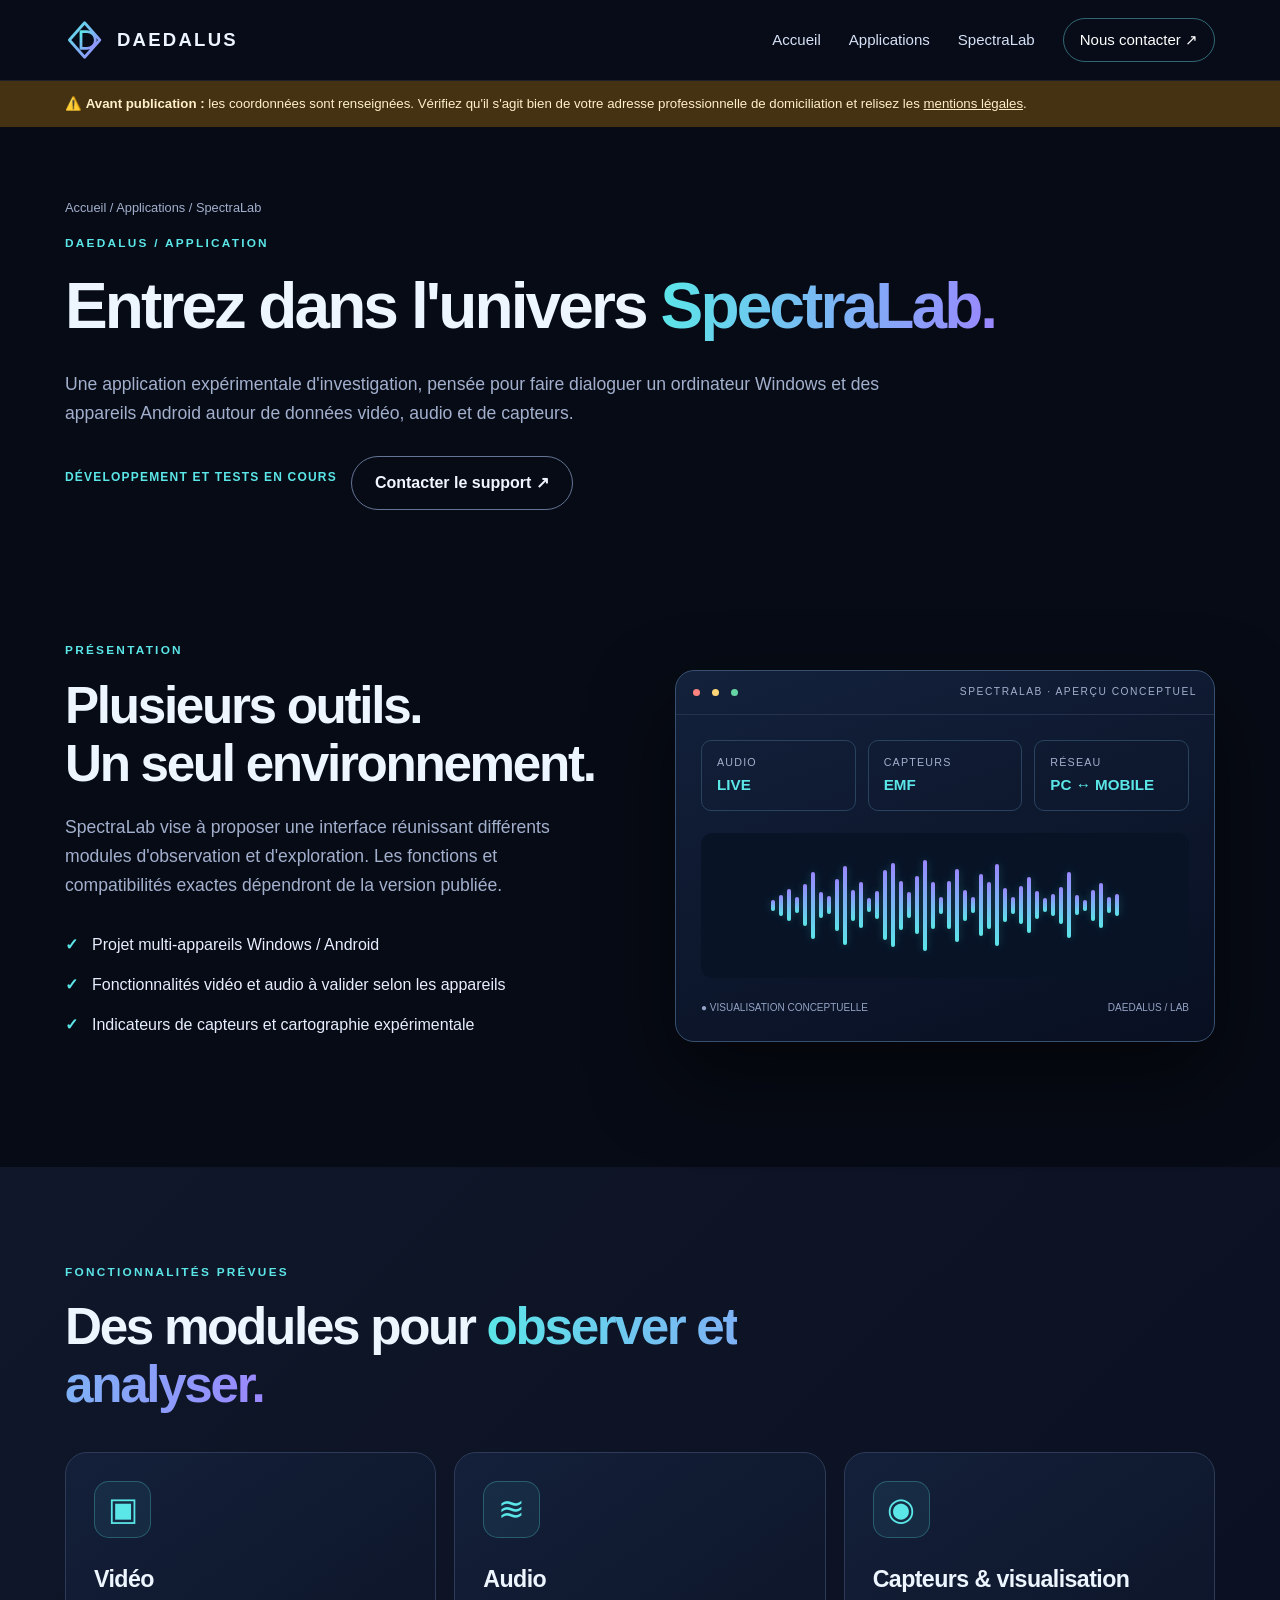
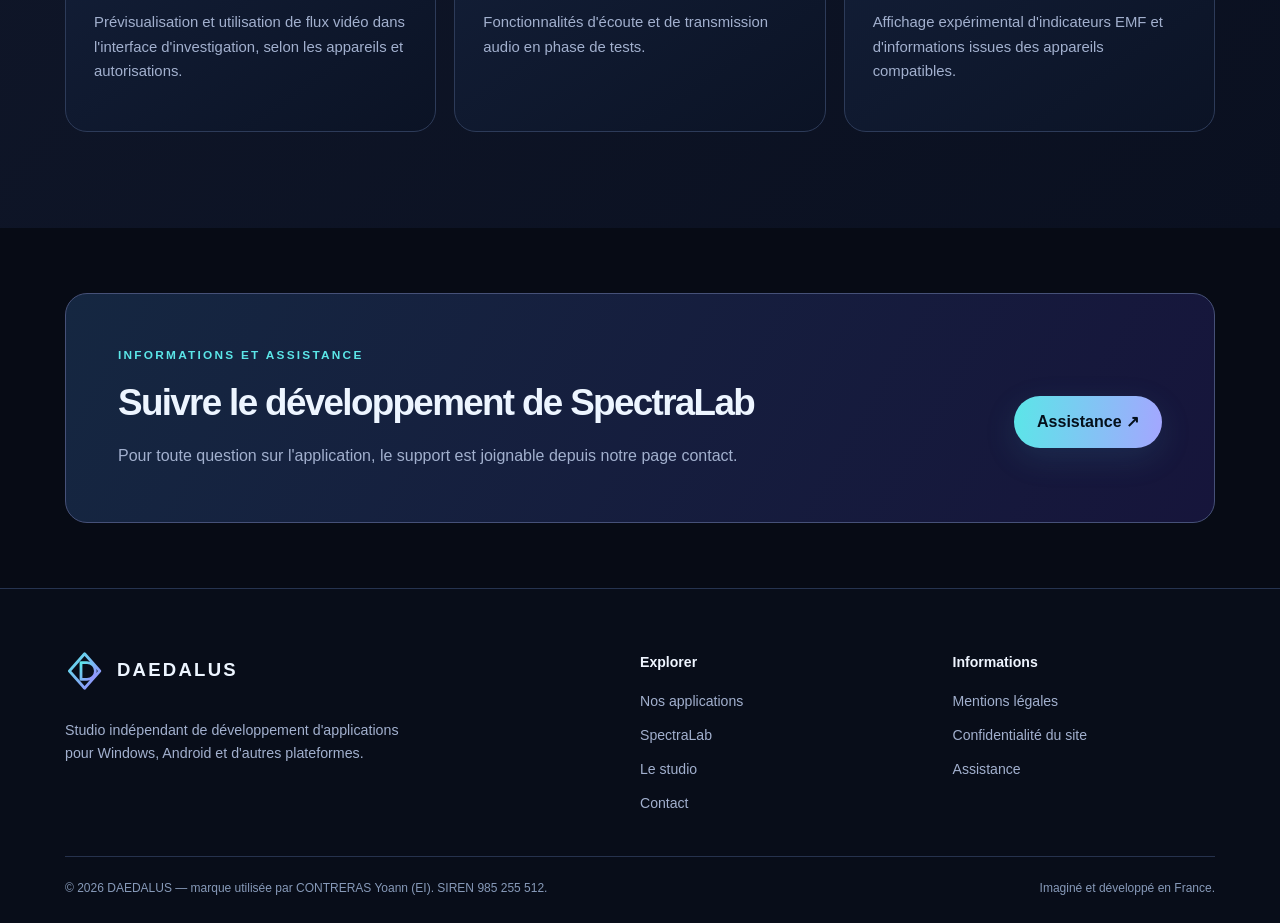
<file: spectralab.html>
<!doctype html>
<html lang="fr">
<head>
  <meta charset="utf-8"><meta name="viewport" content="width=device-width, initial-scale=1">
  <meta name="theme-color" content="#070b15"><meta name="description" content="Présentation de SpectraLab, projet d’application Windows et Android développé par DAEDALUS.">
  <meta property="og:type" content="website"><meta property="og:title" content="SpectraLab, investigation Windows & Android — DAEDALUS"><meta property="og:description" content="Présentation de SpectraLab, projet d’application Windows et Android développé par DAEDALUS.">
  <title>SpectraLab, investigation Windows & Android — DAEDALUS</title>
  <link rel="icon" type="image/svg+xml" href="assets/favicon.svg">
  <link rel="stylesheet" href="assets/styles.css">
  <script src="config.js" defer></script><script src="assets/site.js" defer></script>
</head>
<body>
<a class="skip" href="#main">Aller au contenu</a>
<header><div class="container nav"><a class="logo" href="index.html" aria-label="DAEDALUS, accueil"><svg class="logo-icon" viewBox="0 0 100 100" aria-hidden="true"><defs><linearGradient id="daedalusGradient" x1="0" x2="1" y1="0" y2="1"><stop stop-color="#5be6e8"/><stop offset="1" stop-color="#9a87ff"/></linearGradient></defs><path fill="none" stroke="url(#daedalusGradient)" stroke-width="7" stroke-linejoin="round" d="M49 7 87 50 49 93 11 50Z"/><path fill="none" stroke="url(#daedalusGradient)" stroke-width="7" stroke-linejoin="round" d="M40 29h15a21 21 0 0 1 0 42H40V29Z"/></svg><span>DAEDALUS</span></a><nav class="nav-links" aria-label="Navigation principale"><a href="index.html" >Accueil</a><a href="index.html#applications" >Applications</a><a href="spectralab.html" aria-current="page" >SpectraLab</a><a class="nav-cta" href="contact.html">Nous contacter ↗</a></nav><button class="menu-toggle" type="button" aria-expanded="false" aria-label="Ouvrir le menu" data-menu-button>☰ Menu</button></div><nav class="mobile-nav" data-mobile-menu hidden aria-label="Navigation mobile"><a href="index.html">Accueil</a><a href="index.html#applications">Applications</a><a href="spectralab.html">SpectraLab</a><a href="contact.html">Contact</a></nav></header>
<div class="draft-notice"><div class="container">⚠️ <strong>Avant publication :</strong> les coordonnées sont renseignées. Vérifiez qu'il s'agit bien de votre adresse professionnelle de domiciliation et relisez les <a href="mentions-legales.html">mentions légales</a>.</div></div>
<main id="main">
<div class="container"><section class="sub-hero"><div class="breadcrumb"><a href="index.html">Accueil</a> / Applications / SpectraLab</div><div class="eyebrow">DAEDALUS / Application</div><h1>Entrez dans l'univers <span class="gradient">SpectraLab.</span></h1><p class="lead">Une application expérimentale d'investigation, pensée pour faire dialoguer un ordinateur Windows et des appareils Android autour de données vidéo, audio et de capteurs.</p><div class="actions"><span class="mini-tag">Développement et tests en cours</span><a class="btn btn-outline" href="contact.html">Contacter le support ↗</a></div></section></div>
<section class="section"><div class="container split"><div><div class="eyebrow">Présentation</div><h2>Plusieurs outils.<br>Un seul environnement.</h2><p class="lead">SpectraLab vise à proposer une interface réunissant différents modules d'observation et d'exploration. Les fonctions et compatibilités exactes dépendront de la version publiée.</p><ul class="feature-list"><li><span class="check">✓</span> Projet multi-appareils Windows / Android</li><li><span class="check">✓</span> Fonctionnalités vidéo et audio à valider selon les appareils</li><li><span class="check">✓</span> Indicateurs de capteurs et cartographie expérimentale</li></ul></div><div class="preview" role="img" aria-label="Illustration conceptuelle d'un tableau de bord SpectraLab ; ce n'est pas une capture d'écran de l'application"><div class="preview-top"><span class="window-dot"></span><span class="window-dot"></span><span class="window-dot"></span><span class="preview-name">SPECTRALAB · APERÇU CONCEPTUEL</span></div><div class="preview-inner"><div class="preview-row"><div class="kpi"><small>AUDIO</small><b>LIVE</b></div><div class="kpi"><small>CAPTEURS</small><b>EMF</b></div><div class="kpi"><small>RÉSEAU</small><b>PC ↔ MOBILE</b></div></div><div class="wave"><span style="--h:11px"></span><span style="--h:21px"></span><span style="--h:32px"></span><span style="--h:16px"></span><span style="--h:42px"></span><span style="--h:67px"></span><span style="--h:26px"></span><span style="--h:18px"></span><span style="--h:52px"></span><span style="--h:79px"></span><span style="--h:31px"></span><span style="--h:46px"></span><span style="--h:14px"></span><span style="--h:28px"></span><span style="--h:70px"></span><span style="--h:84px"></span><span style="--h:49px"></span><span style="--h:26px"></span><span style="--h:58px"></span><span style="--h:91px"></span><span style="--h:47px"></span><span style="--h:17px"></span><span style="--h:48px"></span><span style="--h:73px"></span><span style="--h:31px"></span><span style="--h:16px"></span><span style="--h:62px"></span><span style="--h:47px"></span><span style="--h:82px"></span><span style="--h:34px"></span><span style="--h:17px"></span><span style="--h:38px"></span><span style="--h:56px"></span><span style="--h:28px"></span><span style="--h:14px"></span><span style="--h:22px"></span><span style="--h:37px"></span><span style="--h:66px"></span><span style="--h:20px"></span><span style="--h:11px"></span><span style="--h:31px"></span><span style="--h:45px"></span><span style="--h:16px"></span><span style="--h:22px"></span></div><div class="preview-row" style="color:#94a3c3;font-size:10px"><span>● VISUALISATION CONCEPTUELLE</span><span>DAEDALUS / LAB</span></div></div></div></div></section>
<section class="section section-soft"><div class="container"><div class="section-heading"><div class="eyebrow">Fonctionnalités prévues</div><h2>Des modules pour <span class="gradient">observer et analyser.</span></h2></div><div class="cards"><div class="project"><div class="pict">▣</div><h3>Vidéo</h3><p>Prévisualisation et utilisation de flux vidéo dans l'interface d'investigation, selon les appareils et autorisations.</p></div><div class="project"><div class="pict">≋</div><h3>Audio</h3><p>Fonctionnalités d'écoute et de transmission audio en phase de tests.</p></div><div class="project"><div class="pict">◉</div><h3>Capteurs & visualisation</h3><p>Affichage expérimental d'indicateurs EMF et d'informations issues des appareils compatibles.</p></div></div></div></section>
<div class="container"><section class="cta"><div><div class="eyebrow">Informations et assistance</div><h2>Suivre le développement de SpectraLab</h2><p>Pour toute question sur l'application, le support est joignable depuis notre page contact.</p></div><div class="actions"><a class="btn" href="contact.html">Assistance ↗</a></div></section></div></main>
<footer><div class="container"><div class="footer-grid"><div><a class="logo" href="index.html"><svg class="logo-icon" viewBox="0 0 100 100" aria-hidden="true"><defs><linearGradient id="daedalusGradient" x1="0" x2="1" y1="0" y2="1"><stop stop-color="#5be6e8"/><stop offset="1" stop-color="#9a87ff"/></linearGradient></defs><path fill="none" stroke="url(#daedalusGradient)" stroke-width="7" stroke-linejoin="round" d="M49 7 87 50 49 93 11 50Z"/><path fill="none" stroke="url(#daedalusGradient)" stroke-width="7" stroke-linejoin="round" d="M40 29h15a21 21 0 0 1 0 42H40V29Z"/></svg><span>DAEDALUS</span></a><p>Studio indépendant de développement d'applications pour Windows, Android et d'autres plateformes.</p></div><div class="footer-col"><b>Explorer</b><a href="index.html#applications">Nos applications</a><a href="spectralab.html">SpectraLab</a><a href="index.html#studio">Le studio</a><a href="contact.html">Contact</a></div><div class="footer-col"><b>Informations</b><a href="mentions-legales.html">Mentions légales</a><a href="confidentialite.html">Confidentialité du site</a><a href="contact.html">Assistance</a></div></div><div class="footer-bottom"><span>© <span data-year>2026</span> DAEDALUS — marque utilisée par <span data-config="legalName">CONTRERAS Yoann</span> (EI). SIREN <span data-config="siren">985 255 512</span>.</span><span>Imaginé et développé en France.</span></div></div></footer>
</body></html>
</file>
<file: assets/styles.css>
:root{--bg:#070b15;--bg2:#0a1123;--panel:#0f1930;--line:#26324d;--txt:#edf5ff;--muted:#a2b0ce;--cyan:#5be6e8;--purple:#9a87ff;--radius:22px}
*{box-sizing:border-box}html{scroll-behavior:smooth}body{margin:0;background:var(--bg);color:var(--txt);font:16px/1.65 -apple-system,BlinkMacSystemFont,"Segoe UI",Roboto,Arial,sans-serif;-webkit-font-smoothing:antialiased}a{color:inherit;text-decoration:none}a:hover{color:var(--cyan)}button{font:inherit;cursor:pointer}button:focus-visible,a:focus-visible{outline:3px solid var(--cyan);outline-offset:3px}
.container{width:min(1150px,calc(100% - 48px));margin-inline:auto}.skip{position:absolute;top:-100px;left:16px;padding:10px;background:white;color:black;z-index:100}.skip:focus{top:10px}
header{position:sticky;top:0;background:#080d19ed;backdrop-filter:blur(16px);z-index:20;border-bottom:1px solid #ffffff16}
.nav{display:flex;align-items:center;justify-content:space-between;gap:24px;min-height:80px}.logo{display:inline-flex;align-items:center;gap:12px;font-weight:850;letter-spacing:.12em;font-size:1.16rem}.logo-icon{width:40px;height:40px;flex:none}.nav-links{display:flex;gap:28px;align-items:center;font-size:.94rem;color:#d6e1f6}.nav-links a:hover{color:var(--cyan)}.nav-links .nav-cta{border:1px solid #6ee6f16a;padding:9px 16px;border-radius:100px;color:#fff}.menu-toggle{display:none;background:transparent;border:1px solid var(--line);color:var(--txt);padding:8px 12px;border-radius:8px}.mobile-nav{display:none;background:#0a1224;padding:16px 24px}.mobile-nav a{display:block;padding:10px;border-bottom:1px solid var(--line)}[hidden]{display:none!important}
.draft-notice{padding:12px 0;background:#443213;color:#fff0c8;font-size:.83rem}.draft-notice a{text-decoration:underline}
.hero{min-height:605px;display:grid;grid-template-columns:1.12fr .88fr;gap:48px;align-items:center;padding:88px 0 100px}.eyebrow{color:var(--cyan);text-transform:uppercase;font-size:.74rem;font-weight:800;letter-spacing:.19em;margin-bottom:16px}h1,h2,h3,p{margin-top:0}h1,h2{line-height:1.13;letter-spacing:-.045em}h1{font-size:clamp(3.1rem,6vw,5.6rem);margin-bottom:28px}h2{font-size:clamp(2.1rem,4vw,3.5rem);margin-bottom:20px}h3{font-size:1.45rem;letter-spacing:-.025em;margin:0 0 12px}.gradient{background:linear-gradient(95deg,var(--cyan),var(--purple));background-clip:text;-webkit-background-clip:text;color:transparent}.lead{font-size:1.1rem;color:var(--muted);max-width:620px}.actions{display:flex;flex-wrap:wrap;align-items:center;gap:14px;margin-top:28px}.btn{display:inline-flex;align-items:center;justify-content:center;gap:14px;border-radius:100px;padding:13px 23px;background:linear-gradient(95deg,var(--cyan),#a4a6ff);color:#04101b;font-weight:750;box-shadow:0 10px 32px #439cbe26}.btn:hover{color:#00111e;filter:brightness(1.08)}.btn-outline{background:transparent;border:1px solid #647495;color:#f0f5ff;box-shadow:none}.btn-outline:hover{color:var(--cyan);border-color:var(--cyan)}.trustline{display:flex;flex-wrap:wrap;gap:14px;align-items:center;color:var(--muted);font-size:.8rem;margin-top:36px}.trustline i{width:4px;height:4px;border-radius:50%;background:var(--cyan)}.hero-art{position:relative;min-height:360px;display:grid;place-items:center;background:radial-gradient(ellipse at 50% 50%,#272f7d55 0%,transparent 62%)}.orbit{height:310px;width:310px;border:1px solid #a08cfc3f;border-radius:50%;display:grid;place-items:center;position:relative;box-shadow:0 0 100px #5c9fe51c,inset 0 0 80px #5c9fe510}.orbit:before,.orbit:after{content:"";position:absolute;border:1px dashed #5be6e83b;border-radius:50%;inset:30px}.orbit:after{inset:62px}.hero-logo{width:158px;position:relative;z-index:2;filter:drop-shadow(0 0 28px #779cff80)}.orbit-dot{position:absolute;width:13px;height:13px;background:var(--cyan);border-radius:50%;box-shadow:0 0 24px var(--cyan)}.orbit-dot.one{top:27px;right:48px}.orbit-dot.two{bottom:36px;left:43px;background:var(--purple)}.code-chip{position:absolute;z-index:2;border:1px solid #6173996e;background:#11192edc;border-radius:12px;padding:12px 17px;letter-spacing:.07em;color:#b9c9e1;font-size:.72rem}.code-chip.tl{top:28px;left:0}.code-chip.br{bottom:20px;right:0}.tiny-dot,.window-dot{display:inline-block;width:7px;height:7px;border-radius:50%;background:var(--cyan);margin-right:8px}
.section{padding:96px 0}.section-soft{background:linear-gradient(135deg,#10172a,#0a1020)}.section-heading{max-width:730px;margin-bottom:38px}.section-heading>p,.section p,.project p{color:var(--muted)}.cards{display:grid;grid-template-columns:repeat(3,minmax(0,1fr));gap:18px}.project{display:flex;flex-direction:column;min-height:280px;border:1px solid #2d3b59;background:linear-gradient(145deg,#14203a,#0b1325);border-radius:var(--radius);padding:28px;transition:transform .2s,border-color .2s}.project:hover{transform:translateY(-5px);border-color:#5be6e88c}.project p{font-size:.93rem}.pict{height:57px;width:57px;display:grid;place-items:center;font-size:2rem;color:var(--cyan);background:#5be6e812;border:1px solid #5be6e843;border-radius:15px;margin-bottom:22px}.type,.mini-tag{color:var(--cyan);font-size:.75rem;text-transform:uppercase;font-weight:750;letter-spacing:.1em;margin-bottom:10px}.status{margin-top:auto;padding-top:20px;display:flex;justify-content:space-between;gap:8px;font-size:.79rem;color:#a5b7d0}.status-dot{display:inline-block;width:7px;height:7px;background:#e5ba67;border-radius:50%;margin-right:5px}.arrow{font-size:1.25rem;color:var(--cyan)}.split{display:grid;grid-template-columns:1fr 1fr;align-items:center;gap:70px}.feature-list{list-style:none;padding:0;margin:25px 0;color:#e6eeff}.feature-list li{padding:7px 0;display:flex;gap:14px}.check{color:var(--cyan);font-weight:700}.preview{border:1px solid #37506f;border-radius:19px;background:linear-gradient(160deg,#13213b,#080f21);box-shadow:0 35px 80px #0008;overflow:hidden}.preview-top{display:flex;align-items:center;gap:4px;padding:13px 17px;border-bottom:1px solid var(--line)}.window-dot{background:#ff847f;width:7px;height:7px}.window-dot:nth-child(2){background:#ffd578}.window-dot:nth-child(3){background:#65d6a3}.preview-name{margin-left:auto;font-size:.64rem;letter-spacing:.15em;color:var(--muted)}.preview-inner{padding:25px}.preview-row{display:flex;gap:12px;align-items:center;justify-content:space-between}.kpi{border:1px solid #29425e;border-radius:10px;padding:13px 15px;flex:1;min-width:0}.kpi small{display:block;color:var(--muted);font-size:.67rem;letter-spacing:.11em}.kpi b{display:block;color:var(--cyan);font-size:.95rem}.wave{display:flex;gap:4px;align-items:center;justify-content:center;height:145px;margin:22px 0;border-radius:12px;background:#081326}.wave span{width:4px;height:var(--h);border-radius:10px;background:linear-gradient(var(--purple),var(--cyan));box-shadow:0 0 8px #50e7ee40}
.values{display:grid;grid-template-columns:repeat(3,1fr);gap:20px}.value{border-left:2px solid #5be6e8aa;padding:14px 20px}.value b{color:#f3f5ff}.value p{margin:10px 0 0}.cta{display:flex;align-items:center;justify-content:space-between;gap:30px;padding:52px;border:1px solid #465178;background:linear-gradient(120deg,#152741,#16153b);border-radius:var(--radius);margin:65px 0}.cta h2{font-size:2.3rem}.cta p{color:var(--muted);margin-bottom:0}
.sub-hero{padding:70px 0 35px}.sub-hero h1{font-size:clamp(2.8rem,5vw,4.5rem)}.sub-hero p{max-width:830px}.simple-grid{display:grid;grid-template-columns:repeat(2,minmax(0,1fr));gap:20px;margin:26px 0}.info-card{padding:26px;background:#111c31;border:1px solid var(--line);border-radius:16px}.info-card p:last-child{margin-bottom:0}.info-card a,.article a,.notice a{text-decoration:underline;text-underline-offset:3px;color:var(--cyan)}.article{max-width:940px;margin:0 auto;padding:48px 0 100px}.article h2{font-size:1.75rem;margin:32px 0 16px}.article h3{font-size:1.2rem}.article ul{padding-left:20px;color:var(--muted)}.article li{margin-bottom:10px}.article p{color:var(--muted)}.notice{border:1px solid #917744;background:#332a1b;padding:15px 20px;border-radius:12px;color:#f3dcab;margin:25px 0}.anchor{color:var(--cyan)}.breadcrumb{color:var(--muted);font-size:.8rem;margin-bottom:16px}.contact-large{display:block;font-size:1.3rem;font-weight:650;word-break:break-word}.contact-link{display:inline-block;color:var(--cyan);text-decoration:underline}.contact-extra{margin-top:26px;color:var(--muted)}
footer{background:#080d19;border-top:1px solid #263450;padding:62px 0 25px}.footer-grid{display:grid;grid-template-columns:2fr 1fr 1fr;gap:50px}.footer-grid p{color:var(--muted);max-width:350px;font-size:.89rem;margin-top:20px}.footer-col{display:flex;flex-direction:column;gap:11px;color:var(--muted);font-size:.88rem}.footer-col b{color:#eff5ff;margin-bottom:5px}.footer-bottom{border-top:1px solid var(--line);margin-top:40px;padding-top:22px;display:flex;justify-content:space-between;flex-wrap:wrap;gap:8px;color:#879ab9;font-size:.75rem}.missing-info{color:#eab66b}.is-disabled{opacity:.6}
@media(max-width:900px){.cards{grid-template-columns:repeat(2,1fr)}.hero{gap:20px}.split{gap:30px}.footer-grid{gap:28px}.code-chip.tl{left:0}.code-chip.br{right:0}}
@media(max-width:680px){.container{width:min(100% - 32px,1150px)}.nav{min-height:70px}.nav-links{display:none}.menu-toggle{display:block}.mobile-nav:not([hidden]){display:block}.hero{grid-template-columns:1fr;padding:55px 0 70px;gap:15px}.hero-art{min-height:290px}.orbit{height:230px;width:230px}.hero-logo{width:115px}.code-chip{font-size:.6rem;padding:8px}.cards,.split,.values,.simple-grid,.footer-grid{grid-template-columns:1fr}.section{padding:68px 0}.preview{margin-top:10px}.cta{display:block;padding:30px;margin:40px 0}.cta h2{font-size:1.8rem}.footer-grid{gap:25px}.footer-bottom{display:block}.sub-hero{padding-top:50px}.article{padding-top:25px}.kpi{padding:8px}.kpi b{font-size:.72rem}.wave{gap:2px}.wave span{width:3px}}
</file>
